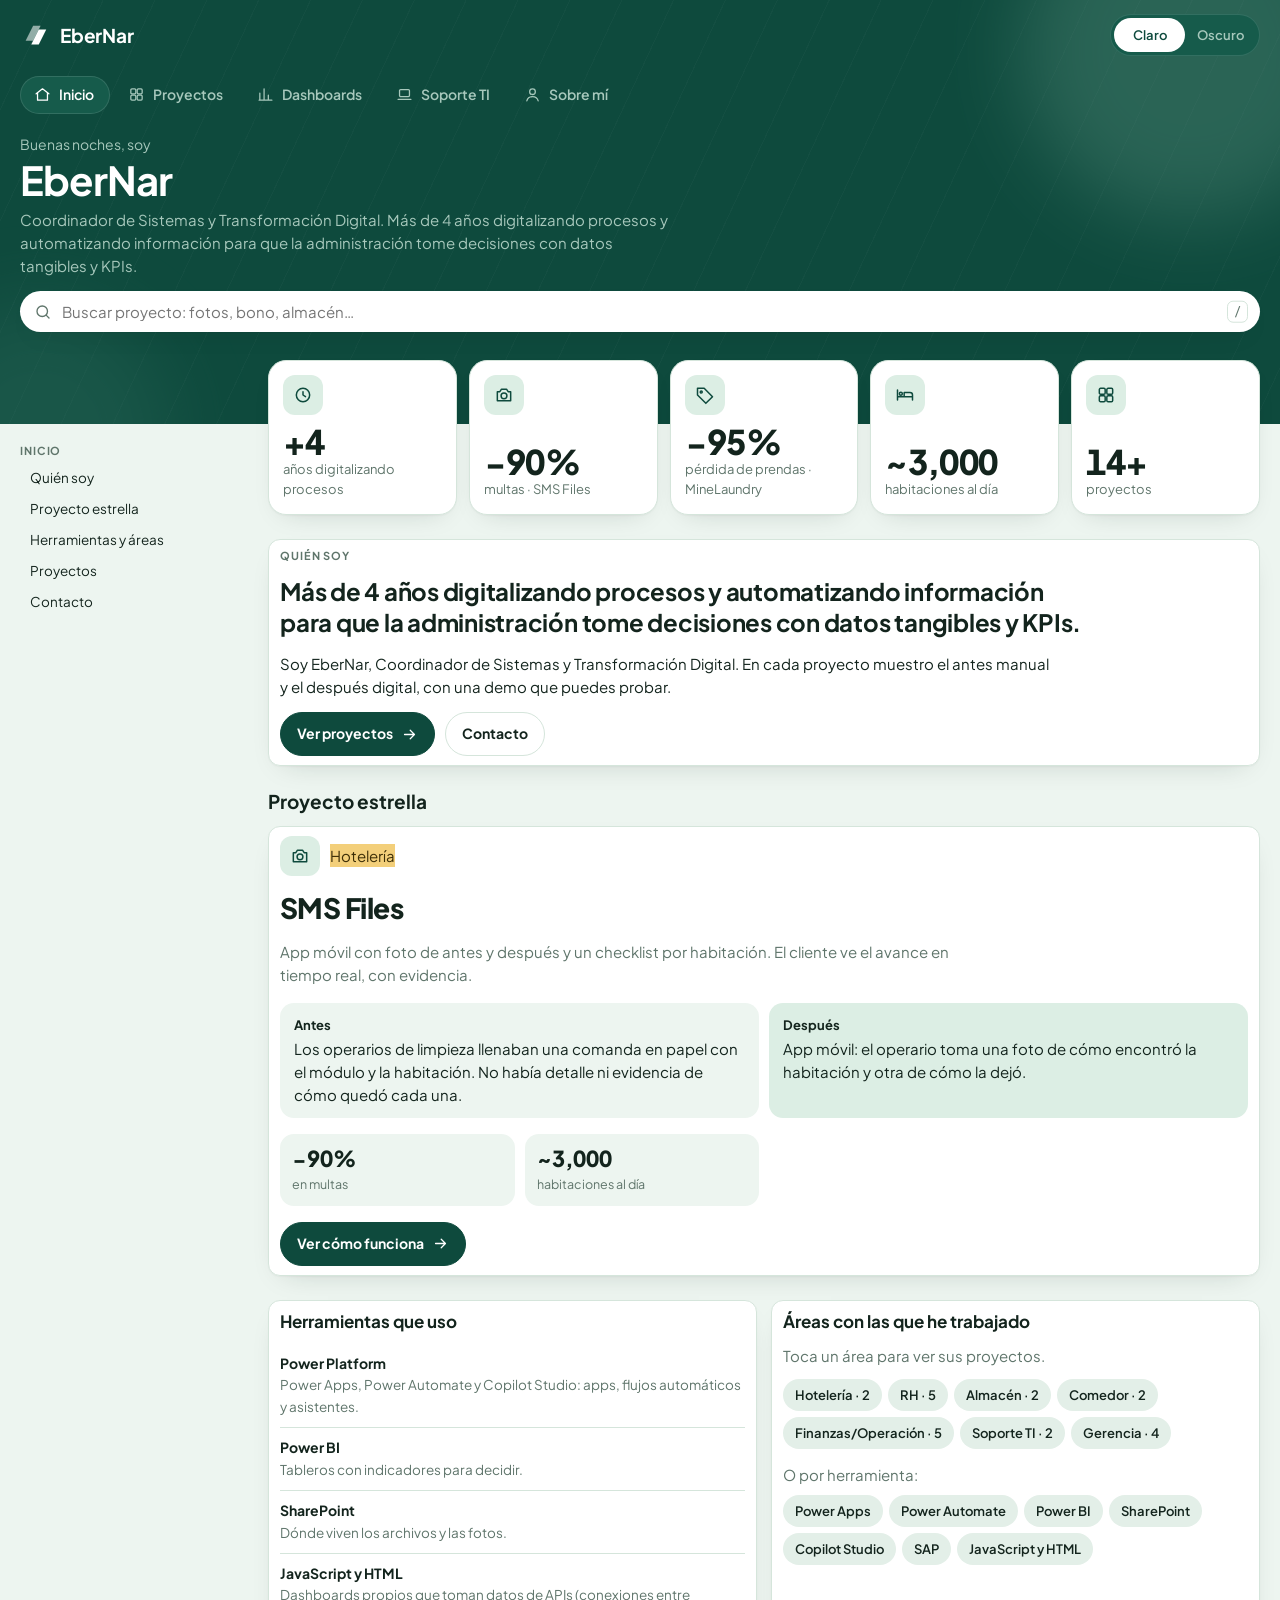
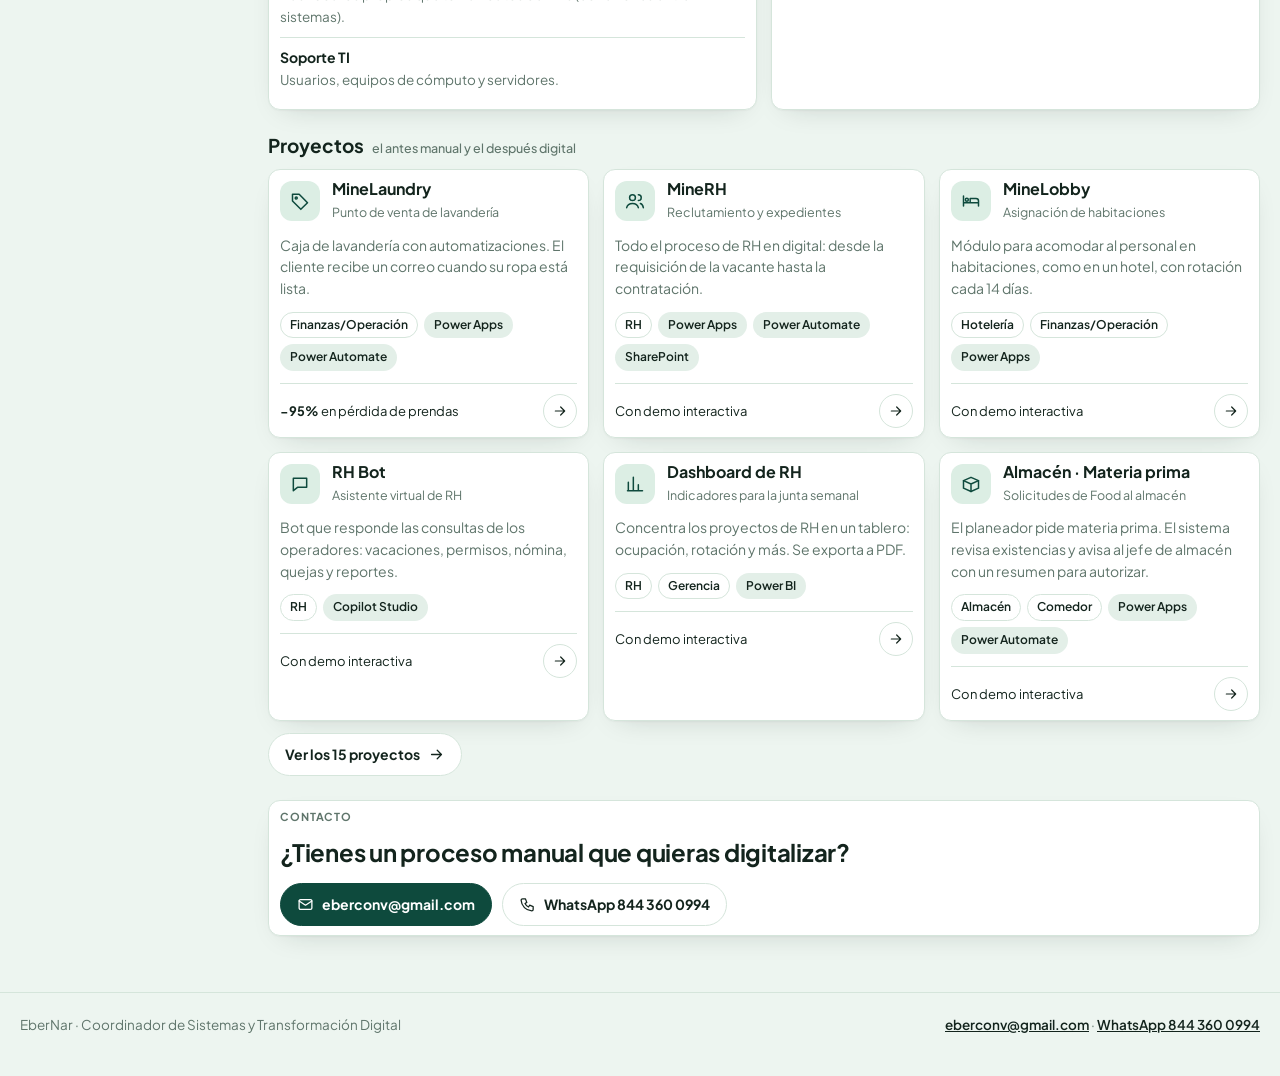
<file: index.html>
<!doctype html>
<html lang="es-MX">
<head>
<meta charset="utf-8">
<meta name="viewport" content="width=device-width,initial-scale=1,viewport-fit=cover">
<title>EberNar · Sistemas y Transformación Digital</title>
<meta name="description" content="Portafolio de EberNar, Coordinador de Sistemas y Transformación Digital. Más de 4 años digitalizando procesos y automatizando información para decidir con datos y KPIs.">
<meta property="og:type" content="website">
<meta property="og:locale" content="es_MX">
<meta property="og:site_name" content="EberNar">
<meta property="og:title" content="EberNar · Sistemas y Transformación Digital">
<meta property="og:description" content="El antes manual y el después digital de cada proyecto: Power Platform, Power BI, SharePoint y dashboards con código propio.">
<meta name="theme-color" content="#0E4A3D">
<link rel="icon" href="favicon.svg" type="image/svg+xml">
<link rel="preconnect" href="https://fonts.googleapis.com">
<link rel="preconnect" href="https://fonts.gstatic.com" crossorigin>
<link rel="stylesheet" href="https://fonts.googleapis.com/css2?family=Plus+Jakarta+Sans:wght@400;500;600;700;800&family=JetBrains+Mono:wght@400;600&display=swap">
<link rel="stylesheet" href="assets/styles.css">
<link rel="stylesheet" href="assets/sitio.css">
<script>try{var t=localStorage.getItem("ebr-theme");if(t==="light"||t==="dark")document.documentElement.setAttribute("data-theme",t)}catch(e){}</script>
</head>
<body>
<a class="skip" href="#/">Saltar al contenido</a>
<header class="band">
  <div class="wrap">
    <div class="topbar">
      <a class="brand" href="#/" aria-label="EberNar, inicio">
        <svg viewBox="0 0 32 32" aria-hidden="true"><path d="M6 22 14 6h8l-8 16z" fill="currentColor" opacity=".55"/><path d="M12 26l8-16h8l-8 16z" fill="currentColor"/></svg>
        EberNar
      </a>
      <div class="seg" id="segTheme" data-pos="0" role="group" aria-label="Tema">
        <span class="thumb"></span>
        <button type="button" data-v="light" aria-pressed="true">Claro</button>
        <button type="button" data-v="dark" aria-pressed="false">Oscuro</button>
      </div>
    </div>
    <nav class="navpills" id="nav" aria-label="Secciones"></nav>
    <div class="hello">
      <div>
        <p class="greet" id="greet">Hola, soy</p>
        <h1 id="vTitle" tabindex="-1">EberNar</h1>
        <p class="sub" id="vSub">Coordinador de Sistemas y Transformación Digital.</p>
      </div>
      <div class="controls">
        <label class="search">
          <svg class="i" viewBox="0 0 24 24" aria-hidden="true"><circle cx="11" cy="11" r="7"/><path d="m20 20-3.5-3.5"/></svg>
          <input id="q" type="search" placeholder="Buscar proyecto: fotos, bono, almacén…" autocomplete="off" aria-label="Buscar proyectos">
          <kbd aria-hidden="true">/</kbd>
        </label>
      </div>
    </div>
  </div>
</header>

<div class="wrap layout">
  <nav class="side" id="side" aria-label="Índice"></nav>
  <main class="content">
    <div id="view" tabindex="-1"></div>
    <noscript><div class="card pad">Este portafolio necesita JavaScript para mostrar los proyectos y las demos.</div></noscript>
  </main>
</div>

<footer class="pie">
  <div class="wrap">
    <span>EberNar · Coordinador de Sistemas y Transformación Digital</span>
    <span><a href="mailto:eberconv@gmail.com">eberconv@gmail.com</a> · <a href="https://wa.me/528443600994" target="_blank" rel="noopener">WhatsApp 844 360 0994</a></span>
  </div>
</footer>

<script src="assets/proyectos.js"></script>
<script src="assets/demos.js"></script>
<script src="assets/app.js"></script>
</body>
</html>
</file>
<file: assets/styles.css>
:root{
  --band:#0E4A3D; --band-2:#165B4B; --band-ink:#FFFFFF; --band-muted:#A7C8BC; --band-line:rgba(255,255,255,.12);
  --bg:#EDF5F0; --card:#FFFFFF; --ink:#13241D; --muted:#5F756B; --line:#D5E5DB;
  --accent:#0E4A3D; --accent-soft:#DCEEE4; --chip:#E3EFE8;
  --mk-bg:#F3F8F5; --dev-frame:#10261F;
  --tc-pa:#8A3FA0; --tc-fx:#0E7A55; --tc-dv:#0B6F73; --tc-sp:#1E6FA8; --tc-flow:#2F5FD0; --tc-m365:#C2551A; --tc-ok:#0E4A3D;
  --pos:#0E4A3D; --pos-ink:#FFFFFF; --warn:#F3CF7A; --warn-ink:#3D2E06; --warn-soft:#FBF1D6;
  --sp-soft:#E4EEF7; --sp-ink:#1D5A88; --blob-soft:#EFE8F8; --blob-ink:#5E3B96;
  --g1:#0E4A3D; --g2:#2F6E5E; --g3:#5E9583; --g4:#8FB7A9; --g5:#BDD5CC; --g6:#DCE9E3;
  --code-bg:#F5FAF7; --code-ink:#1B2A24; --t-fn:#0D5C49; --t-str:#A2431A; --t-num:#6A3DA0; --t-com:#8A968F; --t-enum:#1D5A88; --t-qid:#8A3F7A; --t-kw:#0E4A3D;
  --shadow:0 1px 2px rgba(20,34,29,.04),0 10px 28px -16px rgba(20,34,29,.22);
  --f:"Plus Jakarta Sans","Segoe UI",system-ui,sans-serif;
  --f-mono:"JetBrains Mono",Consolas,"Cascadia Mono",monospace;
  --ease:cubic-bezier(.2,.8,.2,1);
}
@media (prefers-color-scheme: dark){:root:not([data-theme="light"]){
  --band:#0A2A22; --band-2:#123C31; --band-ink:#EAF3EE; --band-muted:#8DB2A4; --band-line:rgba(255,255,255,.09);
  --bg:#0C1512; --card:#131F1B; --ink:#E6EEEA; --muted:#93A59E; --line:#22332D;
  --accent:#6CCBA5; --accent-soft:#18342A; --chip:#1B2C26;
  --pos:#6CCBA5; --pos-ink:#062016; --warn:#E3B95A; --warn-ink:#2A1F04; --warn-soft:#33290F;
  --sp-soft:#132A3D; --sp-ink:#86C2F0; --blob-soft:#2A2040; --blob-ink:#C8A6F2;
  --g1:#6CCBA5; --g2:#4FA586; --g3:#3B8169; --g4:#2C5E4E; --g5:#21463A; --g6:#1A352C;
  --code-bg:#0F1A16; --code-ink:#D8E6DF; --t-fn:#6CDBAE; --t-str:#F0A57E; --t-num:#C8A6F2; --t-com:#6D857A; --t-enum:#86C2F0; --t-qid:#E7A0D6; --t-kw:#6CCBA5;
  --shadow:0 1px 2px rgba(0,0,0,.3),0 10px 28px -16px rgba(0,0,0,.7);
  --mk-bg:#0F1915; --dev-frame:#040A08;
  --tc-pa:#B06AC6; --tc-fx:#3FB585; --tc-dv:#2FA3A7; --tc-sp:#4B9BD6; --tc-flow:#5E8BEA; --tc-m365:#E07A40; --tc-ok:#3FB585;
  color-scheme:dark}}
:root[data-theme="dark"]{
  --band:#0A2A22; --band-2:#123C31; --band-ink:#EAF3EE; --band-muted:#8DB2A4; --band-line:rgba(255,255,255,.09);
  --bg:#0C1512; --card:#131F1B; --ink:#E6EEEA; --muted:#93A59E; --line:#22332D;
  --accent:#6CCBA5; --accent-soft:#18342A; --chip:#1B2C26;
  --pos:#6CCBA5; --pos-ink:#062016; --warn:#E3B95A; --warn-ink:#2A1F04; --warn-soft:#33290F;
  --sp-soft:#132A3D; --sp-ink:#86C2F0; --blob-soft:#2A2040; --blob-ink:#C8A6F2;
  --g1:#6CCBA5; --g2:#4FA586; --g3:#3B8169; --g4:#2C5E4E; --g5:#21463A; --g6:#1A352C;
  --code-bg:#0F1A16; --code-ink:#D8E6DF; --t-fn:#6CDBAE; --t-str:#F0A57E; --t-num:#C8A6F2; --t-com:#6D857A; --t-enum:#86C2F0; --t-qid:#E7A0D6; --t-kw:#6CCBA5;
  --shadow:0 1px 2px rgba(0,0,0,.3),0 10px 28px -16px rgba(0,0,0,.7);
  --mk-bg:#0F1915; --dev-frame:#040A08;
  --tc-pa:#B06AC6; --tc-fx:#3FB585; --tc-dv:#2FA3A7; --tc-sp:#4B9BD6; --tc-flow:#5E8BEA; --tc-m365:#E07A40; --tc-ok:#3FB585;
  color-scheme:dark}
:root[data-theme="light"]{color-scheme:light}

html{scroll-behavior:smooth}
body{background:var(--bg);color:var(--ink);font:15px/1.55 var(--f);-webkit-font-smoothing:antialiased}
.wrap{max-width:1240px;margin:0 auto;padding-left:max(16px,env(safe-area-inset-left,0px));padding-right:max(16px,env(safe-area-inset-right,0px))}
code,pre,kbd{font-family:var(--f-mono)}
button{font:inherit;color:inherit;cursor:pointer}
a{color:inherit}
:focus-visible{outline:2px solid var(--accent);outline-offset:2px;border-radius:8px}
svg.i{width:20px;height:20px;fill:none;stroke:currentColor;stroke-width:1.8;stroke-linecap:round;stroke-linejoin:round;flex:none}

/* ── Band ── */
.band{background:var(--band);color:var(--band-ink);background-image:repeating-linear-gradient(115deg,transparent 0 46px,rgba(255,255,255,.025) 46px 47px)}
.band .wrap{padding-block:14px 92px;display:grid;gap:18px}
.topbar{display:flex;align-items:center;justify-content:space-between;gap:12px}
.brand{display:flex;align-items:center;gap:10px;text-decoration:none;font:700 19px var(--f);letter-spacing:-.01em}
.brand svg{width:30px;height:30px}
.me{display:flex;align-items:center;gap:10px;font-size:13px;line-height:1.2}
.me small{display:block;color:var(--band-muted)}
.avatar{width:38px;height:38px;border-radius:50%;display:grid;place-items:center;background:var(--band-2);border:1px solid var(--band-line);font-weight:700}
.navpills{display:flex;gap:6px;overflow-x:auto;scrollbar-width:none;margin-inline:-4px;padding:2px 4px}
.navpills::-webkit-scrollbar{display:none}
.navpills button{display:flex;align-items:center;gap:8px;border:1px solid transparent;background:none;color:var(--band-muted);padding:8px 14px;border-radius:999px;font-size:14px;font-weight:600;white-space:nowrap;transition:background .3s var(--ease),color .3s,border-color .3s}
.navpills button svg.i{width:17px;height:17px}
.navpills button:hover{color:var(--band-ink)}
.navpills{position:relative}
.navpills button{position:relative;z-index:1}
.navpills button[aria-current="page"]{color:var(--band-ink)}
.nav-ind{position:absolute;top:2px;bottom:2px;left:0;width:0;border-radius:999px;background:var(--band-2);border:1px solid var(--band-line);transition:left .5s var(--ease),width .5s var(--ease),opacity .3s;pointer-events:none}
.band{position:relative;overflow:hidden}
.band::before,.band::after{content:"";position:absolute;border-radius:50%;filter:blur(40px);opacity:.35;pointer-events:none;animation:drift 18s ease-in-out infinite alternate}
.band::before{width:340px;height:340px;right:-80px;top:-120px;background:var(--g3)}
.band::after{width:260px;height:260px;left:-90px;bottom:-140px;background:var(--g2);animation-duration:24s}
.band .wrap{position:relative;z-index:1}
@keyframes drift{from{transform:translate(0,0) scale(1)}to{transform:translate(-40px,30px) scale(1.15)}}
.hello.swap>div:first-child>*{animation:rise .55s var(--ease) both}
.hello.swap>div:first-child>*:nth-child(2){animation-delay:.06s}
.hello.swap>div:first-child>*:nth-child(3){animation-delay:.12s}
.hello{display:grid;gap:14px}
.greet{margin:0;color:var(--band-muted);font-size:14px}
.hello h1{margin:2px 0 0;font:700 clamp(28px,7vw,40px)/1.1 var(--f);letter-spacing:-.02em;text-wrap:balance}
.hello .sub{margin:6px 0 0;color:var(--band-muted);max-width:60ch}
.controls{display:flex;flex-wrap:wrap;gap:10px;align-items:center}
.search{position:relative;flex:1 1 260px;min-width:0}
.search input{width:100%;box-sizing:border-box;border:0;background:var(--card);color:var(--ink);border-radius:999px;padding:11px 44px 11px 42px;font:15px var(--f);box-shadow:var(--shadow)}
.search input:focus{outline:2px solid var(--accent);outline-offset:2px}
.search svg.i{position:absolute;left:14px;top:50%;transform:translateY(-50%);color:var(--muted);width:18px;height:18px}
.search kbd{position:absolute;right:12px;top:50%;transform:translateY(-50%);font-size:12px;color:var(--muted);border:1px solid var(--line);border-radius:6px;padding:1px 6px}
.seg{position:relative;display:inline-grid;grid-auto-flow:column;grid-auto-columns:1fr;background:var(--band-2);border:1px solid var(--band-line);border-radius:999px;padding:3px}
.seg button{position:relative;z-index:1;border:0;background:none;padding:7px 12px;border-radius:999px;font-size:13px;font-weight:600;color:var(--band-muted);transition:color .3s;white-space:nowrap}
.seg button[aria-pressed="true"]{color:var(--band)}
.seg .thumb{position:absolute;top:3px;bottom:3px;left:3px;width:calc(50% - 3px);border-radius:999px;background:var(--band-ink);transition:transform .4s var(--ease)}
.seg[data-pos="1"] .thumb{transform:translateX(100%)}

/* ── Layout ── */
.layout{display:grid;grid-template-columns:minmax(0,1fr);gap:28px;padding-block:0 56px}
.content{display:grid;gap:24px;min-width:0;align-content:start}
#view{display:grid;gap:24px;min-width:0;margin-top:-64px}
.side{display:none}
@media (min-width:1100px){
  .layout{grid-template-columns:220px minmax(0,1fr)}
  .side{display:block;position:sticky;top:16px;align-self:start;max-height:calc(100vh - 32px);overflow:auto;font-size:13.5px;margin-top:20px}
}
.side h3{font:700 11px var(--f);text-transform:uppercase;letter-spacing:.08em;color:var(--muted);margin:18px 0 6px}
.side h3:first-child{margin-top:0}
.side a{display:block;text-decoration:none;padding:5px 10px;border-radius:8px;color:var(--ink);transition:background .2s,color .2s}
.side a:hover{background:var(--card);color:var(--accent)}

/* ── Cards ── */
.card{background:var(--card);border:1px solid var(--line);border-radius:18px;box-shadow:var(--shadow);min-width:0}
.pad{padding:18px}
.card-title{display:flex;align-items:center;justify-content:space-between;gap:10px;margin:0 0 12px}
.card-title h2,.card-title h3{margin:0;font:700 17px/1.3 var(--f)}
.dots-btn{width:32px;height:32px;border-radius:50%;border:1px solid var(--line);background:var(--card);display:grid;place-items:center;color:var(--ink);transition:background .2s,transform .2s var(--ease)}
.dots-btn:hover{background:var(--accent-soft);transform:rotate(-12deg)}
.dots-btn svg.i{width:16px;height:16px}
.ico{width:40px;height:40px;border-radius:12px;background:var(--accent-soft);color:var(--accent);display:grid;place-items:center;flex:none}
.grid{display:grid;gap:14px;grid-template-columns:minmax(0,1fr)}
@media (min-width:600px){.g2{grid-template-columns:repeat(2,minmax(0,1fr))}}
@media (min-width:900px){.g3{grid-template-columns:repeat(3,minmax(0,1fr))}.g2-1{grid-template-columns:minmax(0,1.4fr) minmax(0,1fr)}}

/* stats */
.stats{display:grid;gap:12px;grid-template-columns:repeat(2,minmax(0,1fr))}
@media (min-width:900px){.stats{grid-template-columns:repeat(5,minmax(0,1fr))}}
.stat{padding:14px;display:grid;gap:10px;align-content:space-between}
.stat .top{display:flex;justify-content:space-between;align-items:flex-start}
.stat .num{display:flex;align-items:center;flex-wrap:wrap;gap:8px;font:800 clamp(24px,6vw,30px)/1 var(--f);letter-spacing:-.02em;font-variant-numeric:tabular-nums}
.stat .lbl{color:var(--muted);font-size:13px}
.badge{font:700 11px/1 var(--f);padding:5px 8px;border-radius:999px;white-space:nowrap;letter-spacing:.01em}
.b-pos{background:var(--pos);color:var(--pos-ink)}
.b-warn{background:var(--warn);color:var(--warn-ink)}
.stat.cta{place-items:center;text-align:center;border-style:dashed;cursor:pointer;grid-column:1/-1;transition:border-color .2s,transform .2s var(--ease)}
@media (min-width:900px){.stat.cta{grid-column:auto}}
.stat.cta:hover{border-color:var(--accent);transform:translateY(-2px)}
.stat.cta .ico{width:46px;height:46px;border-radius:50%;background:var(--band);color:var(--band-ink)}

/* app cards */
.appcard{padding:16px;display:grid;gap:12px;align-content:start;text-align:left;cursor:pointer;transition:transform .25s var(--ease),border-color .25s}
.appcard:hover{transform:translateY(-3px);border-color:var(--g4)}
.appcard .head{display:flex;gap:12px;align-items:center}
.appcard .head b{display:block;font:700 16px/1.25 var(--f)}
.appcard .head small{color:var(--muted);font-size:12.5px}
.appcard p{margin:0;color:var(--muted);font-size:14px;display:-webkit-box;-webkit-line-clamp:3;-webkit-box-orient:vertical;overflow:hidden}
.appcard .foot{display:flex;justify-content:space-between;align-items:center;border-top:1px solid var(--line);padding-top:10px;font-size:13px}
.chips-s{display:flex;flex-wrap:wrap;gap:6px}
.chips-s span{background:var(--chip);border-radius:999px;padding:4px 10px;font-size:12px;font-weight:600;color:var(--ink)}

/* distribution */
.dist .total{display:flex;justify-content:space-between;align-items:baseline;margin-bottom:10px;color:var(--muted)}
.dist .total b{font:800 22px var(--f);color:var(--ink);font-variant-numeric:tabular-nums}
.bar{display:flex;gap:4px;height:22px;margin-bottom:12px}
.bar span{border-radius:6px;transition:flex-grow .6s var(--ease)}
.legend{list-style:none;margin:0;padding:0;display:grid}
.legend li{display:flex;align-items:center;gap:10px;padding:9px 0;border-bottom:1px solid var(--line);font-size:14px}
.legend li:last-child{border-bottom:0}
.legend i{width:8px;height:8px;border-radius:50%;flex:none}
.legend b{margin-left:auto;font-variant-numeric:tabular-nums}
.legend button{all:unset;cursor:pointer;display:flex;align-items:center;gap:10px;flex:1}
.legend button:hover{color:var(--accent)}
.c1{background:var(--g1)}.c2{background:var(--g2)}.c3{background:var(--g3)}.c4{background:var(--g4)}.c5{background:var(--g5)}.c6{background:var(--g6);outline:1px solid var(--line)}

/* dot map */
.dotmap{display:grid;grid-template-columns:repeat(auto-fill,minmax(16px,1fr));gap:5px}
.dot{aspect-ratio:1;max-width:100%;border:0;border-radius:4px;padding:0;transition:transform .2s var(--ease)}
.dot:hover,.dot:focus-visible{transform:scale(1.35)}
.l-basico{background:var(--g5)}.l-intermedio{background:var(--g3)}.l-avanzado{background:var(--g1)}
.dotlegend{display:flex;gap:14px;flex-wrap:wrap;margin-top:12px;font-size:12.5px;color:var(--muted)}
.dotlegend span{display:flex;align-items:center;gap:6px}
.dotlegend i{width:10px;height:10px;border-radius:3px}

/* app header (portfolio) */
.hero-app{padding:20px;display:grid;gap:18px}
.hero-app .eyebrow{display:flex;align-items:center;gap:10px;color:var(--muted);font-size:13px;font-weight:600}
.hero-app h2{margin:0;font:800 clamp(22px,5vw,30px)/1.15 var(--f);letter-spacing:-.02em;text-wrap:balance}
.hero-app .problem{margin:0;color:var(--muted);max-width:70ch}
.built{list-style:none;margin:0;padding:0;display:grid;gap:8px}
.built li{display:flex;gap:10px;align-items:flex-start;max-width:75ch}
.built li svg.i{width:18px;height:18px;margin-top:2px;color:var(--pos-ink);background:var(--pos);border-radius:50%;padding:2px;box-sizing:border-box;stroke-width:3}
.figs{display:grid;grid-template-columns:repeat(2,minmax(0,1fr));gap:10px}
@media (min-width:700px){.figs{grid-template-columns:repeat(4,minmax(0,1fr))}}
.fig{background:var(--bg);border-radius:14px;padding:12px}
.fig b{display:block;font:800 22px/1.1 var(--f);font-variant-numeric:tabular-nums}
.fig span{color:var(--muted);font-size:12.5px}
.label{font:700 11px var(--f);text-transform:uppercase;letter-spacing:.08em;color:var(--muted)}
.sec{display:grid;gap:12px;min-width:0;scroll-margin-top:20px}
.sec>h2{margin:0;font:700 19px/1.25 var(--f);display:flex;flex-wrap:wrap;align-items:baseline;gap:8px}
.sec>h2 small{font:500 12.5px var(--f);color:var(--muted)}
.dec{padding:14px 16px;display:grid;gap:6px;align-content:start}
.dec h3{margin:0;font:700 15px/1.3 var(--f);display:flex;flex-wrap:wrap;gap:6px;align-items:center}
.dec p{margin:0;color:var(--muted);font-size:14px}
.dec.no{background:var(--warn-soft);border-color:transparent;box-shadow:none}
.st{font:700 10.5px/1 var(--f);text-transform:uppercase;letter-spacing:.05em;padding:4px 8px;border-radius:999px;white-space:nowrap}
.s-dv,.s-img{background:var(--accent-soft);color:var(--accent)}
.s-img{outline:1px dashed var(--accent)}
.s-spl,.s-spb{background:var(--sp-soft);color:var(--sp-ink)}
.s-blob,.s-pa{background:var(--blob-soft);color:var(--blob-ink)}
.s-no{background:var(--warn);color:var(--warn-ink)}
.ent{overflow:hidden;display:grid;align-content:start}
.ent header{display:flex;justify-content:space-between;align-items:center;gap:8px;padding:11px 14px;border-bottom:1px solid var(--line)}
.ent header b{font:700 15px var(--f)}
.ent ul{list-style:none;margin:0;padding:8px 14px 12px;display:grid;gap:4px;font:12.5px/1.45 var(--f-mono)}
.ent li{display:flex;gap:8px;min-width:0;flex-wrap:wrap}
.ent li i{font-style:normal;color:var(--muted)}
.ent li.k{color:var(--accent);font-weight:600}
.ent li.s{color:var(--t-str)}
.rels{margin:0;font:12.5px/1.7 var(--f-mono);color:var(--muted);background:var(--card);border:1px solid var(--line);border-radius:14px;padding:12px 16px;overflow-x:auto;white-space:pre}
.screens{display:flex;flex-wrap:wrap;gap:6px}
.screens span{background:var(--card);border:1px solid var(--line);border-radius:999px;padding:6px 12px;font-size:13px;font-weight:600}
.alt{padding:16px 18px;display:grid;gap:8px;border-style:dashed;box-shadow:none;background:transparent}
.alt h3{margin:0;font:700 16px var(--f)}
.alt ul{margin:0;padding-left:20px;display:grid;gap:5px;max-width:78ch;color:var(--muted)}
.rule{padding:14px 16px;display:grid;gap:6px}
.rule .if{color:var(--muted);font-size:14px}
.rule .then{font:700 15px var(--f);color:var(--accent)}
.matrix{overflow-x:auto;border-radius:18px}
.matrix table{border-collapse:collapse;width:100%;font-size:13.5px;min-width:560px}
.matrix th,.matrix td{text-align:left;padding:10px 14px;border-bottom:1px solid var(--line);vertical-align:top}
.matrix th{font:700 11px var(--f);text-transform:uppercase;letter-spacing:.06em;color:var(--muted);background:var(--bg)}
.matrix tr:last-child td{border-bottom:0}
.matrix td:first-child{font-weight:700}
.ok{color:var(--accent);font-weight:700}.no{color:var(--t-str);font-weight:700}.mid{color:var(--warn-ink);background:var(--warn);border-radius:6px;padding:1px 6px;font-weight:700}

/* ── Filters (sticky) ── */
.filters{position:sticky;top:env(safe-area-inset-top,0px);z-index:15;background:color-mix(in srgb,var(--bg) 90%,transparent);backdrop-filter:blur(10px);-webkit-backdrop-filter:blur(10px);padding-block:10px;display:grid;gap:8px;margin-inline:-4px;padding-inline:4px}
.chips{display:flex;gap:6px;overflow-x:auto;scrollbar-width:none}
.chips::-webkit-scrollbar{display:none}
.chip{border:1px solid var(--line);background:var(--card);border-radius:999px;padding:7px 13px;font-size:13.5px;font-weight:600;white-space:nowrap;transition:background .25s,color .25s,border-color .25s,transform .15s}
.chip:active{transform:scale(.96)}
.chip .n{font:600 11.5px var(--f);color:var(--muted);margin-left:5px;font-variant-numeric:tabular-nums}
.chip[aria-pressed="true"]{background:var(--band);border-color:var(--band);color:var(--band-ink)}
.chip[aria-pressed="true"] .n{color:inherit;opacity:.7}

/* ── Demo: device + "qué pasa por dentro" ── */
.demo{padding:14px;display:grid;gap:14px}
@media (min-width:700px){.demo{padding:18px}}
.demo-top{display:flex;flex-wrap:wrap;justify-content:space-between;align-items:center;gap:10px}
.demo-grid{display:grid;gap:22px;align-items:start}
@media (min-width:980px){.demo-grid{grid-template-columns:minmax(0,1.05fr) minmax(0,1fr)}}
.dev-wrap{display:grid;justify-items:center;min-width:0}
.dev{position:relative;background:var(--dev-frame);border-radius:40px;padding:10px;width:min(100%,340px);box-shadow:0 34px 60px -32px rgba(8,30,22,.55);animation:devIn .6s var(--ease)}
.dev::before{content:"";position:absolute;top:16px;left:50%;width:84px;height:22px;transform:translateX(-50%);background:var(--dev-frame);border-radius:999px;z-index:3}
.dev.tablet{width:min(100%,620px);border-radius:28px;padding:12px}
.dev.tablet::before{width:8px;height:8px;top:5px}
@keyframes devIn{from{opacity:.2;transform:translateY(18px) scale(.97)}to{opacity:1;transform:none}}
.dev-screen{position:relative;overflow:hidden;border-radius:31px;background:var(--mk-bg);height:610px;display:flex;flex-direction:column;container-type:inline-size;color:var(--ink);font-size:13px}
.dev.tablet .dev-screen{border-radius:18px;height:540px}
.dev-screen.enter{animation:scrIn .5s var(--ease)}
@keyframes scrIn{from{opacity:0;transform:translateX(24px)}to{opacity:1;transform:none}}
.mk-status{display:flex;justify-content:space-between;padding:12px 26px 0;font:600 12px var(--f);color:var(--band-ink);background:var(--band)}
.dev.tablet .mk-status{padding:8px 18px 0}
.mk-bar{background:var(--band);color:var(--band-ink);padding:12px 16px 14px;display:flex;align-items:center;gap:10px}
.mk-bar .back{font-size:22px;line-height:1;opacity:.7}
.mk-bar b{display:block;font:700 15px/1.2 var(--f)}
.mk-bar small{display:block;color:var(--band-muted);font-size:11.5px}
.mk-body{flex:1;overflow:auto;padding:12px;display:grid;gap:10px;align-content:start;scrollbar-width:thin}
.mk-split{display:grid;gap:10px;align-content:start}
@container (min-width:520px){.mk-split{grid-template-columns:1fr 1fr}}
.mk-h{font:700 11px var(--f);text-transform:uppercase;letter-spacing:.07em;color:var(--muted);margin:4px 2px 0}
.mk-row{display:flex;align-items:center;gap:10px;padding:9px 10px;border-radius:14px;background:var(--card);border:1px solid var(--line);min-width:0}
.mk-row .grow{flex:1;min-width:0}
.mk-row b{font-weight:700}
.mk-row small{display:block;color:var(--muted);font-size:11.5px;white-space:nowrap;overflow:hidden;text-overflow:ellipsis}
.mk-row.stripe{border-left:5px solid var(--sc,var(--g3))}
.mk-row.done{opacity:.55;text-decoration:line-through}
.mk-row.click{cursor:pointer;transition:transform .2s var(--ease),border-color .2s}
.mk-row.click:hover{transform:translateX(2px);border-color:var(--g4)}
.mk-list{display:grid;gap:8px}
.mk-thumb{width:40px;height:40px;border-radius:11px;background:var(--accent-soft);color:var(--accent);display:grid;place-items:center;flex:none;overflow:hidden}
.mk-thumb svg{width:26px;height:26px;fill:currentColor}
.mk-av{width:34px;height:34px;border-radius:50%;background:var(--g5);color:var(--ink);display:grid;place-items:center;font:700 12px var(--f);flex:none}
.mk-pill{font:700 10.5px/1 var(--f);padding:5px 8px;border-radius:999px;white-space:nowrap;background:var(--chip);color:var(--muted);transition:background .4s,color .4s}
.mk-pill.ok{background:var(--pos);color:var(--pos-ink)}
.mk-pill.warn{background:var(--warn);color:var(--warn-ink)}
.mk-pill.bad{background:#C8463A;color:#fff}
.mk-pill.info{background:var(--sp-soft);color:var(--sp-ink)}
.mk-field{display:grid;gap:4px}
.mk-field>span{font-size:11.5px;font-weight:600;color:var(--muted)}
.mk-in{border:1px solid var(--line);background:var(--card);border-radius:12px;padding:9px 11px;min-height:18px;display:flex;align-items:center;gap:8px;transition:border-color .3s,background .3s}
.mk-in.lock{background:var(--chip)}
.mk-in.lock::after{content:"del XML";font-size:10px;font-weight:700;margin-left:auto;color:var(--accent)}
.mk-in.filled{border-color:var(--accent);animation:fillGlow 1s var(--ease)}
@keyframes fillGlow{0%{box-shadow:0 0 0 0 var(--accent-soft)}50%{box-shadow:0 0 0 5px var(--accent-soft)}100%{box-shadow:none}}
.mk-in.mono,.mono{font-family:var(--f-mono);font-size:12px}
.typing::after{content:"";display:inline-block;width:2px;height:1em;background:var(--accent);margin-left:1px;animation:blink 1s steps(1) infinite;vertical-align:-2px}
@keyframes blink{50%{opacity:0}}
.mk-btn{border:0;border-radius:14px;padding:12px 14px;font:700 14px var(--f);background:var(--band);color:var(--band-ink);position:relative;transition:transform .15s,filter .2s;width:100%}
.mk-btn:hover{filter:brightness(1.12)}
.mk-btn:active{transform:scale(.98)}
.mk-btn.ghost{background:var(--card);color:var(--ink);border:1px solid var(--line)}
.mk-btn.sm{width:auto;padding:8px 12px;font-size:12.5px;border-radius:999px;flex:none}
.mk-btn.link{background:none;color:var(--accent);padding:4px;font-size:12.5px;text-decoration:underline}
.dev-screen .hint{animation:hint 2s var(--ease) infinite}
.mk-thumbs .t svg{width:30px;height:30px;fill:currentColor}
.mk-sign{color:var(--ink)}
.mk-row.sel{border-color:var(--accent);background:var(--accent-soft)}
@keyframes hint{0%{box-shadow:0 0 0 0 color-mix(in srgb,var(--g3) 70%,transparent)}70%{box-shadow:0 0 0 10px transparent}100%{box-shadow:0 0 0 0 transparent}}
.mk-btn.busy{color:transparent;pointer-events:none}
.mk-btn.busy::after{content:"";position:absolute;inset:0;margin:auto;width:18px;height:18px;border-radius:50%;border:2.5px solid var(--band-ink);border-right-color:transparent;animation:spin .7s linear infinite}
.mk-btn.ghost.busy::after{border-color:var(--ink);border-right-color:transparent}
@keyframes spin{to{transform:rotate(360deg)}}
.mk-chips{display:flex;flex-wrap:wrap;gap:6px}
.mk-chip{border:1px solid var(--line);background:var(--card);border-radius:999px;padding:6px 11px;font-size:12px;font-weight:600;cursor:pointer;transition:background .25s,color .25s}
.mk-chip.on{background:var(--band);color:var(--band-ink);border-color:var(--band)}
.mk-tabs{display:flex;gap:4px;background:var(--card);border:1px solid var(--line);border-radius:999px;padding:3px;overflow-x:auto;scrollbar-width:none}
.mk-tabs span{padding:6px 11px;border-radius:999px;font-size:12px;font-weight:600;color:var(--muted);white-space:nowrap}
.mk-tabs span.on{background:var(--band);color:var(--band-ink)}
.mk-total{display:flex;justify-content:space-between;align-items:center;padding:12px;border-radius:14px;background:var(--accent-soft)}
.mk-total b:last-child{font:800 20px var(--f);font-variant-numeric:tabular-nums}
.mk-scan{display:flex;gap:8px;align-items:center}
.mk-scan .mk-in{flex:1;min-width:0}
.mk-drop{border:1.5px dashed var(--g4);border-radius:14px;padding:12px;display:flex;align-items:center;gap:10px;background:var(--card);position:relative;overflow:hidden}
.mk-prog{position:absolute;left:0;bottom:0;height:4px;width:0;background:var(--accent);transition:width 1.4s var(--ease)}
.mk-grid2{display:grid;grid-template-columns:1fr 1fr;gap:8px}
.mk-prod{background:var(--card);border:1px solid var(--line);border-radius:14px;padding:8px;display:grid;gap:4px;cursor:pointer;transition:transform .2s var(--ease)}
.mk-prod:hover{transform:translateY(-2px)}
.mk-prod .ph{aspect-ratio:4/3;border-radius:10px;display:grid;place-items:center;color:var(--accent);background:var(--accent-soft)}
.mk-prod .ph svg{width:62%;fill:currentColor}
.mk-prod b{font-size:12px;line-height:1.2}
.mk-prod small{color:var(--muted);font-size:11.5px}
.mk-photo{aspect-ratio:16/9;border-radius:14px;border:1.5px dashed var(--g4);display:grid;place-items:center;color:var(--muted);font-size:12.5px;cursor:pointer;background:var(--card);overflow:hidden;position:relative}
.mk-photo.has{border-style:solid;color:var(--accent);background:linear-gradient(135deg,var(--accent-soft),var(--g5))}
.mk-photo.has svg{width:46%;fill:currentColor;animation:pop .5s var(--ease)}
.mk-photo.flash::after{content:"";position:absolute;inset:0;background:#fff;animation:flashOut .5s ease forwards}
@keyframes flashOut{from{opacity:.9}to{opacity:0}}
.mk-thumbs{display:flex;gap:8px;overflow-x:auto}
.mk-thumbs .t{width:62px;height:62px;border-radius:12px;flex:none;display:grid;place-items:center;font-size:10px;font-weight:700;color:var(--accent);background:linear-gradient(135deg,var(--accent-soft),var(--g5));position:relative}
.mk-thumbs .t i{position:absolute;left:4px;bottom:4px;font-style:normal;background:var(--card);border-radius:6px;padding:1px 4px;color:var(--ink)}
.mk-thumbs .add{border:1.5px dashed var(--g4);background:var(--card);cursor:pointer;font-size:22px;color:var(--muted)}
.mk-sign{width:100%;height:110px;border:1px solid var(--line);border-radius:14px;background:var(--card);touch-action:none;cursor:crosshair;display:block}
.mk-tl{list-style:none;margin:0;padding:0;display:grid;gap:0}
.mk-tl li{display:grid;grid-template-columns:22px 1fr;gap:10px;padding-bottom:12px;position:relative;color:var(--muted)}
.mk-tl li::before{content:"";width:14px;height:14px;border-radius:50%;border:2px solid var(--g4);background:var(--card);margin-top:2px;transition:background .4s,border-color .4s,transform .4s}
.mk-tl li::after{content:"";position:absolute;left:8px;top:20px;bottom:0;width:2px;background:var(--line)}
.mk-tl li:last-child::after{display:none}
.mk-tl li.on{color:var(--ink);font-weight:600}
.mk-tl li.on::before{background:var(--accent);border-color:var(--accent);transform:scale(1.1)}
.mk-tl li small{display:block;font-weight:400;color:var(--muted)}
.mk-ring{display:grid;place-items:center;position:relative;width:120px;height:120px;margin:0 auto}
.mk-ring svg{width:120px;height:120px;transform:rotate(-90deg)}
.mk-ring circle{fill:none;stroke-width:10}
.mk-ring .bg{stroke:var(--chip)}
.mk-ring .fg{stroke:var(--accent);stroke-linecap:round;transition:stroke-dashoffset .6s var(--ease)}
.mk-ring div{position:absolute;text-align:center;font-size:11px;color:var(--muted)}
.mk-ring div b{display:block;font:800 22px var(--f);color:var(--ink);font-variant-numeric:tabular-nums}
.mk-bar-pp{height:8px;border-radius:999px;background:var(--chip);overflow:hidden}
.mk-bar-pp i{display:block;height:100%;background:var(--accent);border-radius:999px;transition:width .9s var(--ease)}
.mk-note{font-size:11.5px;color:var(--muted)}
.mk-banner{display:flex;gap:8px;align-items:center;padding:9px 11px;border-radius:12px;background:var(--sp-soft);color:var(--sp-ink);font-size:12px;font-weight:600}
.mk-switch{display:flex;align-items:center;justify-content:space-between;gap:10px;padding:10px 12px;border-radius:14px;background:var(--card);border:1px solid var(--line);cursor:pointer}
.mk-switch i{width:40px;height:22px;border-radius:999px;background:var(--accent);position:relative;transition:background .3s;flex:none}
.mk-switch i::after{content:"";position:absolute;top:3px;left:21px;width:16px;height:16px;border-radius:50%;background:#fff;transition:left .3s var(--ease)}
.mk-switch.off i{background:var(--g4)}
.mk-switch.off i::after{left:3px}
.mk-check{width:18px;height:18px;border-radius:6px;border:2px solid var(--g4);flex:none;display:grid;place-items:center;cursor:pointer;transition:background .2s}
.mk-check.on{background:var(--accent);border-color:var(--accent)}
.mk-check.on::after{content:"";width:8px;height:4px;border:2px solid var(--pos-ink);border-top:0;border-right:0;transform:rotate(-45deg) translate(1px,-1px)}
.hl{animation:hlIn .8s var(--ease)}
@keyframes hlIn{0%{opacity:0;transform:translateY(-8px) scale(.98);background:var(--accent-soft)}60%{opacity:1;background:var(--accent-soft)}100%{transform:none}}
.mk-out{animation:outLeft .45s var(--ease) forwards}
@keyframes outLeft{to{opacity:0;transform:translateX(-30px);height:0;padding:0;margin:0;border-width:0}}
.mk-toast{position:absolute;left:12px;right:12px;bottom:14px;z-index:6;padding:11px 14px;border-radius:14px;background:var(--band);color:var(--band-ink);font-weight:600;font-size:12.5px;box-shadow:0 12px 30px -12px rgba(0,0,0,.5);animation:toastIn .45s var(--ease)}
.mk-toast.bad{background:#B83A2F}
.mk-toast.out{animation:toastOut .35s ease forwards}
@keyframes toastIn{from{opacity:0;transform:translateY(20px)}to{opacity:1;transform:none}}
@keyframes toastOut{to{opacity:0;transform:translateY(16px)}}
.mk-sheet{position:absolute;left:0;right:0;bottom:0;z-index:5;background:var(--card);border-radius:22px 22px 0 0;padding:16px;box-shadow:0 -20px 40px -20px rgba(0,0,0,.4);display:grid;gap:10px;animation:sheetIn .5s var(--ease);max-height:78%;overflow:auto}
.mk-sheet::before{content:"";width:38px;height:4px;border-radius:999px;background:var(--line);justify-self:center}
.mk-sheet .x{position:absolute;right:12px;top:10px;border:0;background:var(--chip);width:28px;height:28px;border-radius:50%;cursor:pointer;font-size:14px}
@keyframes sheetIn{from{transform:translateY(100%)}to{transform:none}}
.mk-big{font:800 26px var(--f);letter-spacing:-.02em}
.mk-doc{background:#fff;color:#1b2a24;border-radius:10px;padding:14px;display:grid;gap:6px;border:1px solid var(--line);font-size:11.5px}
.mk-doc .ln{height:6px;border-radius:3px;background:#e4ece7}
.mk-doc .ln.s{width:60%}
.mk-scanbox{position:absolute;inset:0;z-index:5;background:rgba(5,15,11,.85);display:grid;place-items:center;animation:toastIn .3s}
.mk-scanbox div{width:180px;height:180px;border:3px solid var(--g3);border-radius:18px;position:relative;overflow:hidden}
.mk-scanbox div::after{content:"";position:absolute;left:0;right:0;height:3px;background:var(--g3);box-shadow:0 0 14px var(--g3);animation:scanline 1.1s ease-in-out infinite alternate}
@keyframes scanline{from{top:4%}to{top:94%}}

.pipe-wrap{display:grid;gap:12px;min-width:0;align-content:start}
.pipe-head h3{margin:2px 0 0;font:700 18px/1.3 var(--f);text-wrap:balance}
.pipe-hint{display:flex;gap:8px;align-items:center;font-size:13px;color:var(--muted);background:var(--chip);border-radius:12px;padding:9px 12px}
.pipe-hint i{width:8px;height:8px;border-radius:50%;background:var(--accent);flex:none;animation:hint 1.6s infinite}
.pipe{list-style:none;margin:0;padding:0;display:grid}
.pstep{position:relative;display:grid;grid-template-columns:40px minmax(0,1fr);gap:12px;padding-bottom:16px;opacity:.42;transition:opacity .45s}
.pstep::before,.pstep::after{content:"";position:absolute;left:19px;top:42px;bottom:2px;width:2px;border-radius:2px}
.pstep::before{background:var(--line)}
.pstep::after{background:var(--tc);transform:scaleY(0);transform-origin:top;transition:transform .7s var(--ease)}
.pstep:last-child::before,.pstep:last-child::after{display:none}
.pstep.on{opacity:1}
.pstep.on::after{transform:scaleY(1)}
.node{width:40px;height:40px;border-radius:13px;display:grid;place-items:center;background:var(--chip);color:var(--muted);transition:background .45s,color .45s,transform .45s var(--ease),box-shadow .45s}
.node svg.i{width:19px;height:19px}
.node .fxl{font:800 13px var(--f-mono)}
.pstep.on .node{background:var(--tc);color:#fff}
.pstep.cur .node{transform:scale(1.08);box-shadow:0 0 0 6px color-mix(in srgb,var(--tc) 22%,transparent)}
.pbody{min-width:0;display:grid;gap:3px;padding-top:1px}
.pbody b{font:700 14.5px/1.3 var(--f)}
.pbody p{margin:0;color:var(--muted);font-size:13.5px}
.pbody pre{margin:4px 0 0;font-size:11.8px;line-height:1.55;background:var(--code-bg);color:var(--code-ink);border:1px solid var(--line);border-radius:10px;padding:8px 10px;overflow-x:auto}
.tech{justify-self:start;font:700 10px/1 var(--f);text-transform:uppercase;letter-spacing:.06em;padding:4px 7px;border-radius:999px;color:var(--tc);background:color-mix(in srgb,var(--tc) 14%,transparent)}
.k-pa{--tc:var(--tc-pa)}.k-fx{--tc:var(--tc-fx)}.k-dv{--tc:var(--tc-dv)}.k-sp{--tc:var(--tc-sp)}.k-flow{--tc:var(--tc-flow)}.k-m365{--tc:var(--tc-m365)}.k-ok{--tc:var(--tc-ok)}
.pipe-foot{display:flex;flex-wrap:wrap;gap:8px}
.pipe-wrap.swap{animation:rise .45s var(--ease)}

/* Motion */
.intro .rcp,.intro-cards>*{animation:rise .6s var(--ease) both;animation-delay:calc(var(--i,0) * 40ms)}
.bar span{animation:grow .9s var(--ease) both;transform-origin:left;animation-delay:calc(var(--i,0) * 90ms + .2s)}
@keyframes grow{from{transform:scaleX(0)}to{transform:none}}
.dot{animation:pop .4s var(--ease) both;animation-delay:calc(var(--i,0) * 12ms + .3s)}
.stat,.appcard{transition:transform .3s var(--ease),box-shadow .3s,border-color .3s}
.stat:hover{transform:translateY(-3px)}
.appcard:hover .ico{transform:rotate(-8deg) scale(1.08)}
.ico{transition:transform .35s var(--ease)}
::view-transition-old(root){animation:vtOut .22s ease both}
::view-transition-new(root){animation:vtIn .5s var(--ease) both}
@keyframes vtOut{to{opacity:0;transform:translateY(-6px)}}
@keyframes vtIn{from{opacity:0;transform:translateY(10px)}}
@keyframes rise{from{opacity:.3;transform:translateY(14px)}to{opacity:1;transform:none}}
.rcp.flash{animation:flash 1.2s var(--ease)}
@keyframes flash{0%{box-shadow:0 0 0 0 var(--accent)}40%{box-shadow:0 0 0 6px var(--accent-soft)}100%{box-shadow:var(--shadow)}}
::view-transition-group(*){animation-duration:.4s;animation-timing-function:var(--ease)}
@media (prefers-reduced-motion:reduce){
  html{scroll-behavior:auto}
  *,*::before,*::after{animation:none!important;transition:none!important}
}
</file>
<file: assets/sitio.css>
/* Estilos propios del portafolio. styles.css es el lenguaje visual base (banda, tarjetas, celular simulado). */
:root{--btn:var(--band);--btn-ink:var(--band-ink);--s1:#0E7A55;--s2:#2F5FD0;--s3:#C2551A;--s4:#8A3FA0;--bad:#B83A2F}
/* En oscuro la banda casi no contrasta con las tarjetas: los botones usan el acento. Paleta de series validada para fondo oscuro. */
@media (prefers-color-scheme: dark){:root:not([data-theme="light"]){--btn:var(--accent);--btn-ink:#062016;--s1:#35A577;--s2:#5E8BEA;--s3:#D56F36;--s4:#B06AC6;--bad:#F0907F}}
:root[data-theme="dark"]{--btn:var(--accent);--btn-ink:#062016;--s1:#35A577;--s2:#5E8BEA;--s3:#D56F36;--s4:#B06AC6;--bad:#F0907F}

body{margin:0;overflow-x:hidden}
h1,h2,h3,p{overflow-wrap:anywhere}
.skip{position:absolute;left:-999px;top:8px;z-index:50;background:var(--card);color:var(--ink);padding:10px 14px;border-radius:10px;border:2px solid var(--accent)}
.skip:focus{left:8px}
.band :focus-visible{outline-color:#fff}
#view:focus{outline:none}
.me b{display:block}

/* navegación: mismas pastillas, ahora como enlaces */
.navpills a{position:relative;z-index:1;display:flex;align-items:center;gap:8px;text-decoration:none;color:var(--band-muted);padding:8px 14px;border-radius:999px;font-size:14px;font-weight:600;white-space:nowrap;transition:color .3s}
.navpills a svg.i{width:17px;height:17px}
.navpills a:hover,.navpills a[aria-current="page"]{color:var(--band-ink)}
.seg button{display:flex;align-items:center;gap:6px;justify-content:center}

/* botones y chips */
.btn{display:inline-flex;align-items:center;gap:8px;text-decoration:none;border:1px solid var(--btn);background:var(--btn);color:var(--btn-ink);border-radius:999px;padding:10px 16px;font-weight:700;font-size:14px;transition:transform .2s var(--ease),filter .2s}
.btn:hover{transform:translateY(-2px);filter:brightness(1.1)}
.btn.ghost{background:var(--card);color:var(--ink);border-color:var(--line)}
.btn svg.i{width:17px;height:17px}
.btns{display:flex;flex-wrap:wrap;gap:10px}
.chip[aria-pressed="true"],.mk-chip.on,.mk-chip[aria-pressed="true"],.mk-chip[aria-checked="true"]{background:var(--btn);border-color:var(--btn);color:var(--btn-ink)}
.chip:hover{border-color:var(--accent)}
.mk-btn{background:var(--btn);color:var(--btn-ink)}
.mk-btn:disabled{opacity:.45;cursor:not-allowed}
.mk-btn.busy::after{border-color:var(--btn-ink);border-right-color:transparent}
.mk-chip,.mk-row,.mk-prod,.mk-photo{font:inherit;color:inherit;text-align:left}
button.mk-row,button.mk-prod,button.mk-photo{width:100%;cursor:pointer}
.mk-photo{text-align:center;padding:0}
.mk-photo.has svg.illus{width:100%;fill:none}
.mk-prod[aria-pressed="true"]{border-color:var(--accent);background:var(--accent-soft)}
.hint{animation:hint 1s var(--ease) infinite}
.chips-s a,.chips-s button{background:var(--chip);border:0;border-radius:999px;padding:6px 12px;font-size:13px;font-weight:600;color:var(--ink);text-decoration:none;transition:background .2s}
.chips-s a:hover,.chips-s button:hover{background:var(--accent-soft)}
.chips-s .area{background:none;outline:1px solid var(--line);outline-offset:-1px}
.filters{position:static;background:var(--card);border:1px solid var(--line);border-radius:18px;padding:12px 14px;margin:0;box-shadow:var(--shadow);backdrop-filter:none}
@media (min-width:700px) and (min-height:640px){.filters{position:sticky;top:8px}}
.filters .frow{display:grid;gap:4px;min-width:0}
.count{margin:0;color:var(--muted);font-size:13.5px}

/* inicio */
.stat .num{font-size:clamp(26px,6vw,34px)}
a.stat{text-decoration:none;color:inherit}
@media (max-width:899px){.stats>:last-child:nth-child(odd){grid-column:1/-1}}
.lead{display:grid;gap:14px}
.lead p{margin:0;max-width:70ch}
.lead .big{font:700 clamp(19px,4.2vw,24px)/1.3 var(--f);letter-spacing:-.01em;text-wrap:balance}
.star{display:grid;gap:16px;padding:20px;text-decoration:none;color:inherit;transition:transform .3s var(--ease),border-color .3s}
.star:hover{transform:translateY(-3px);border-color:var(--g4)}
.star h3{margin:0;font:800 clamp(22px,5vw,28px)/1.15 var(--f);letter-spacing:-.02em}
.star p{margin:0;color:var(--muted);max-width:65ch}
.ba{display:grid;gap:10px}
@media (min-width:700px){.ba{grid-template-columns:1fr 1fr}}
.ba>div{border-radius:14px;padding:12px 14px;background:var(--bg)}
.ba>div.now{background:var(--accent-soft)}
.ba b{display:block;font-size:13px;margin-bottom:2px}
.appcard{text-decoration:none;color:inherit}
.appcard .foot b{font-variant-numeric:tabular-nums}
.pill.star-p{background:var(--warn);color:var(--warn-ink)}
.sec>h2{scroll-margin-top:20px}
.side button{display:block;width:100%;text-align:left;border:0;background:none;padding:5px 10px;border-radius:8px;transition:background .2s,color .2s}
.side button:hover{background:var(--card);color:var(--accent)}
.side a[aria-current="page"]{background:var(--card);font-weight:700}

/* detalle */
.hero-app .sec p{margin:0;max-width:72ch}
.hero-app .eyebrow a{color:inherit}
.nota{color:var(--muted);font-size:12.5px;margin:0;font-style:italic}
.pager{display:flex;flex-wrap:wrap;justify-content:space-between;gap:10px}
.demo-top h3{margin:2px 0 0;font:700 18px/1.3 var(--f)}
.demo-actions{display:flex;flex-wrap:wrap;gap:8px;align-items:center}
.demo-root{min-height:200px;min-width:0}
.demo-root:focus{outline:none}
.dg{display:grid;gap:16px;align-items:start}
@media (min-width:860px){.dg{grid-template-columns:minmax(0,1fr) minmax(0,1fr)}}
.panel{background:var(--mk-bg);border:1px solid var(--line);border-radius:16px;padding:14px;display:grid;gap:10px;align-content:start;min-width:0}
.panel>h4{margin:0;font:700 14.5px/1.3 var(--f)}
.panel p{margin:0}
.in{font:inherit;color:var(--ink);background:var(--card);border:1px solid var(--line);border-radius:12px;padding:9px 11px;width:100%;box-sizing:border-box}
.in:focus-visible{outline:2px solid var(--accent);outline-offset:2px}
.msg{border-radius:14px;padding:12px 14px;display:grid;gap:4px}
.msg.ok{background:var(--accent-soft)}
.msg.warn{background:var(--warn-soft)}
.msg b{display:flex;gap:8px;align-items:center}
.stp{display:grid;grid-auto-flow:column;grid-auto-columns:1fr;gap:4px}
.stp i{height:5px;border-radius:999px;background:var(--chip)}
.stp i.on{background:var(--accent)}
.illus{width:100%;height:100%;display:block}
.sent{display:grid;place-items:center;text-align:center;gap:10px;padding:26px 8px}
.sent .ok-ico{width:64px;height:64px;border-radius:50%;background:var(--pos);color:var(--pos-ink);display:grid;place-items:center;animation:pop .5s var(--ease)}
.sent .ok-ico svg.i{width:32px;height:32px;stroke-width:3}
.hbar{display:grid;grid-template-columns:minmax(90px,auto) 1fr auto;gap:10px;align-items:center;font-size:13px}
.hbar .mk-bar-pp{height:10px}
.s-b2 i{background:var(--s2)}
.rooms{display:grid;grid-template-columns:repeat(auto-fill,minmax(92px,1fr));gap:8px}
.room{border:1px solid var(--line);border-radius:12px;padding:8px 10px;background:var(--card);display:grid;gap:2px;font-size:12px}
.room b{font:700 15px var(--f)}
.room.A{border-left:5px solid var(--s1)}.room.B{border-left:5px solid var(--s2)}.room.L{border-style:dashed;color:var(--muted)}.room.C{background:var(--warn-soft)}
.days{display:grid;grid-template-columns:repeat(14,1fr);gap:3px}
.days i{height:8px;border-radius:3px;background:var(--chip)}
.days i.on{background:var(--accent)}
.chat{display:grid;gap:8px;align-content:start}
.bub{max-width:86%;padding:9px 12px;border-radius:16px;background:var(--card);border:1px solid var(--line);animation:rise .4s var(--ease)}
.bub.me{justify-self:end;background:var(--btn);color:var(--btn-ink);border-color:transparent}
.dots3 i{display:inline-block;width:6px;height:6px;border-radius:50%;background:var(--muted);margin-right:3px;animation:blink 1s infinite}
.dots3 i:nth-child(2){animation-delay:.2s}.dots3 i:nth-child(3){animation-delay:.4s}
.turno{font:800 54px/1 var(--f);letter-spacing:-.02em;font-variant-numeric:tabular-nums}
.board{display:grid;grid-template-columns:1fr 1fr;gap:8px}
.board>div{background:var(--card);border:1px solid var(--line);border-radius:14px;padding:10px;display:grid;gap:6px;align-content:start}
.board span{font:700 16px var(--f);font-variant-numeric:tabular-nums}
.board .mine{color:var(--accent);animation:pop .5s var(--ease)}
.emo{font-size:34px;line-height:1}
.email{background:var(--card);border:1px solid var(--line);border-radius:14px;padding:12px 14px;display:grid;gap:4px;font-size:13px;animation:rise .5s var(--ease)}
.email .hd{color:var(--muted);font-size:12px;border-bottom:1px solid var(--line);padding-bottom:6px;margin-bottom:2px}
.verdict{display:flex;align-items:center;gap:10px;border-radius:14px;padding:12px 14px;font:800 17px var(--f)}
.verdict.si{background:var(--pos);color:var(--pos-ink)}
.verdict.no{background:var(--warn-soft);color:var(--ink);outline:2px dashed var(--bad);outline-offset:-2px}
.txt-bad{color:var(--bad);font-weight:700}.txt-ok{color:var(--accent);font-weight:700}
.sem{display:flex;gap:14px;align-items:center}
.sem .luz{display:grid;gap:6px;background:var(--dev-frame);padding:8px;border-radius:14px}
.sem .luz i{width:22px;height:22px;border-radius:50%;background:#44504b;opacity:.45}
.sem .luz i.on{opacity:1;box-shadow:0 0 12px currentColor}
.sem .r.on{background:#E0574A;color:#E0574A}.sem .a.on{background:#F3CF7A;color:#F3CF7A}.sem .v.on{background:#3FB585;color:#3FB585}
.tblx{width:100%;border-collapse:collapse;font-size:13px}
.tblx th,.tblx td{text-align:left;padding:7px 8px;border-bottom:1px solid var(--line)}
.tblx th{font:700 11px var(--f);text-transform:uppercase;letter-spacing:.06em;color:var(--muted)}
.tblx tr.best td{background:var(--accent-soft);font-weight:700}
.tblx td.num,.tblx th.num{text-align:right;font-variant-numeric:tabular-nums}
details.tbl summary{cursor:pointer;font-size:13px;font-weight:600;color:var(--muted);padding:4px 0}

/* gráficas dibujadas con SVG propio */
.kpis{display:grid;grid-template-columns:repeat(2,minmax(0,1fr));gap:10px}
@media (min-width:700px){.kpis{grid-template-columns:repeat(4,minmax(0,1fr))}}
.kpis .fig{background:var(--card);border:1px solid var(--line)}
.charts{display:grid;gap:12px}
@media (min-width:760px){.charts{grid-template-columns:repeat(3,minmax(0,1fr))}.charts.one{grid-template-columns:1fr}}
.chart{background:var(--card);border:1px solid var(--line);border-radius:16px;padding:12px 14px;display:grid;gap:8px;align-content:start;min-width:0}
.chart h4{margin:0;font:700 14px/1.3 var(--f)}
.chart h4 small{display:block;font:500 12px var(--f);color:var(--muted)}
.ch{width:100%;height:auto;display:block;overflow:visible}
.ch text{font:600 11px var(--f);fill:var(--muted)}
.ch text.v{fill:var(--ink);font-weight:700}
.ch .grid{stroke:var(--line);stroke-width:1}
.ch .b{fill:var(--s1);transform-box:fill-box;transform-origin:bottom;animation:barUp .7s var(--ease) both;animation-delay:calc(var(--i,0)*60ms)}
.ch g:hover .b{filter:brightness(1.2)}
.ch .hit{fill:transparent}
.ch .ln{fill:none;stroke:var(--s2);stroke-width:2;stroke-linecap:round;stroke-linejoin:round;stroke-dasharray:1;animation:draw 1.1s var(--ease) both}
.ch .pt{fill:var(--s2);stroke:var(--card);stroke-width:2;animation:pop .4s var(--ease) both;animation-delay:calc(var(--i,0)*70ms + .3s);transform-box:fill-box;transform-origin:center}
.ch .arc{fill:none;stroke-width:16;animation:fadeIn .6s var(--ease) both;animation-delay:calc(var(--i,0)*120ms)}
.ch .c1,.sw.c1{stroke:var(--s1);background:var(--s1)}.ch .c2,.sw.c2{stroke:var(--s2);background:var(--s2)}.ch .c3,.sw.c3{stroke:var(--s3);background:var(--s3)}.ch .c4,.sw.c4{stroke:var(--s4);background:var(--s4)}
.ch text.tot{font:800 22px var(--f);fill:var(--ink)}
.lg{list-style:none;margin:0;padding:0;display:grid;gap:4px;font-size:13px}
.lg li{display:flex;gap:8px;align-items:center}
.lg b{margin-left:auto;font-variant-numeric:tabular-nums}
.sw{width:10px;height:10px;border-radius:3px;flex:none}
@keyframes barUp{from{transform:scaleY(0)}}
@keyframes draw{from{stroke-dashoffset:1}to{stroke-dashoffset:0}}
@keyframes fadeIn{from{opacity:0}}


/* aparición al entrar a la vista */
.rv{opacity:0;transform:translateY(16px);transition:opacity .6s var(--ease),transform .6s var(--ease);transition-delay:calc(var(--i,0)*50ms)}
.rv.in{opacity:1;transform:none}
.appcard.rv.in:hover{transform:translateY(-3px)}

.pie{border-top:1px solid var(--line);padding-block:22px 40px;color:var(--muted);font-size:13.5px}
.pie .wrap{display:flex;flex-wrap:wrap;gap:10px 20px;justify-content:space-between}
.pie a{color:var(--ink);font-weight:600}

@media (max-width:420px){.hbar{grid-template-columns:1fr auto}.hbar .mk-bar-pp{grid-column:1/-1;order:3}.turno{font-size:44px}}
@media (prefers-reduced-motion:reduce){.rv{opacity:1;transform:none}}
/* Exportar a PDF: solo se imprime el tablero marcado */
@media print{
  body.print-demo *{visibility:hidden}
  body.print-demo .printable,body.print-demo .printable *{visibility:visible;animation:none!important}
  body.print-demo .printable{position:absolute;left:0;top:0;width:100%}
  .no-print{display:none!important}
}

/* la banda es un elemento posicionado: sin esto pinta encima de las tarjetas que se enciman en ella */
.layout{position:relative;z-index:1}

/* detalle: problema, solución y resultado de un vistazo */
.tres{display:grid;gap:14px}
@media (min-width:900px){.tres{grid-template-columns:repeat(3,minmax(0,1fr))}}
.tres .card{display:grid;gap:10px;align-content:start}
.tres h2.label{margin:0;display:flex;align-items:center;gap:8px}
.tres h2 svg.i{width:26px;height:26px;padding:5px;box-sizing:border-box;border-radius:8px;background:var(--chip);color:var(--ink)}
.tres .t-prob h2 svg.i{background:var(--warn-soft);color:var(--bad);stroke-width:2.6}
.tres .t-sol h2 svg.i{background:var(--accent-soft);color:var(--accent)}
.tres .t-res h2 svg.i{background:var(--pos);color:var(--pos-ink);stroke-width:2.6}
.tres p{margin:0;font-size:15.5px}
.tres .antes{color:var(--muted);font-size:14px;border-top:1px solid var(--line);padding-top:10px}
.tres .figs{grid-template-columns:repeat(2,minmax(0,1fr))}
.tres .t-res{border-color:var(--g4)}

/* guía de la demo */
.guia{position:sticky;top:8px;z-index:4;display:flex;flex-wrap:wrap;align-items:center;justify-content:space-between;gap:10px 14px;background:var(--accent-soft);border:1px solid var(--g4);border-radius:14px;padding:10px 12px 10px 14px;box-shadow:var(--shadow)}
.guia p{margin:0;flex:1 1 220px;font-weight:600;display:flex;gap:8px;align-items:flex-start}
.guia p svg.i{color:var(--accent);margin-top:2px;stroke-width:2.6}
.guia .btn[aria-disabled="true"]{opacity:.5;cursor:default;transform:none}
.guia.fin{background:var(--card)}

/* dashboard con más indicadores */
@media (min-width:700px){.kpis.k6{grid-template-columns:repeat(3,minmax(0,1fr))}}
@media (min-width:1100px){.kpis.k6{grid-template-columns:repeat(6,minmax(0,1fr))}}
.kpis.k6 .fig{display:grid;gap:2px;align-content:start}
.kpis.k6 .fig b{font-size:20px}
.fig small{font-size:12px}
.fig small i{font-style:normal;font-weight:500;color:var(--muted)}
@media (min-width:760px){.charts.two{grid-template-columns:repeat(2,minmax(0,1fr))}}
.chart .hbar span span{font-size:11.5px;margin-left:4px}
</file>
